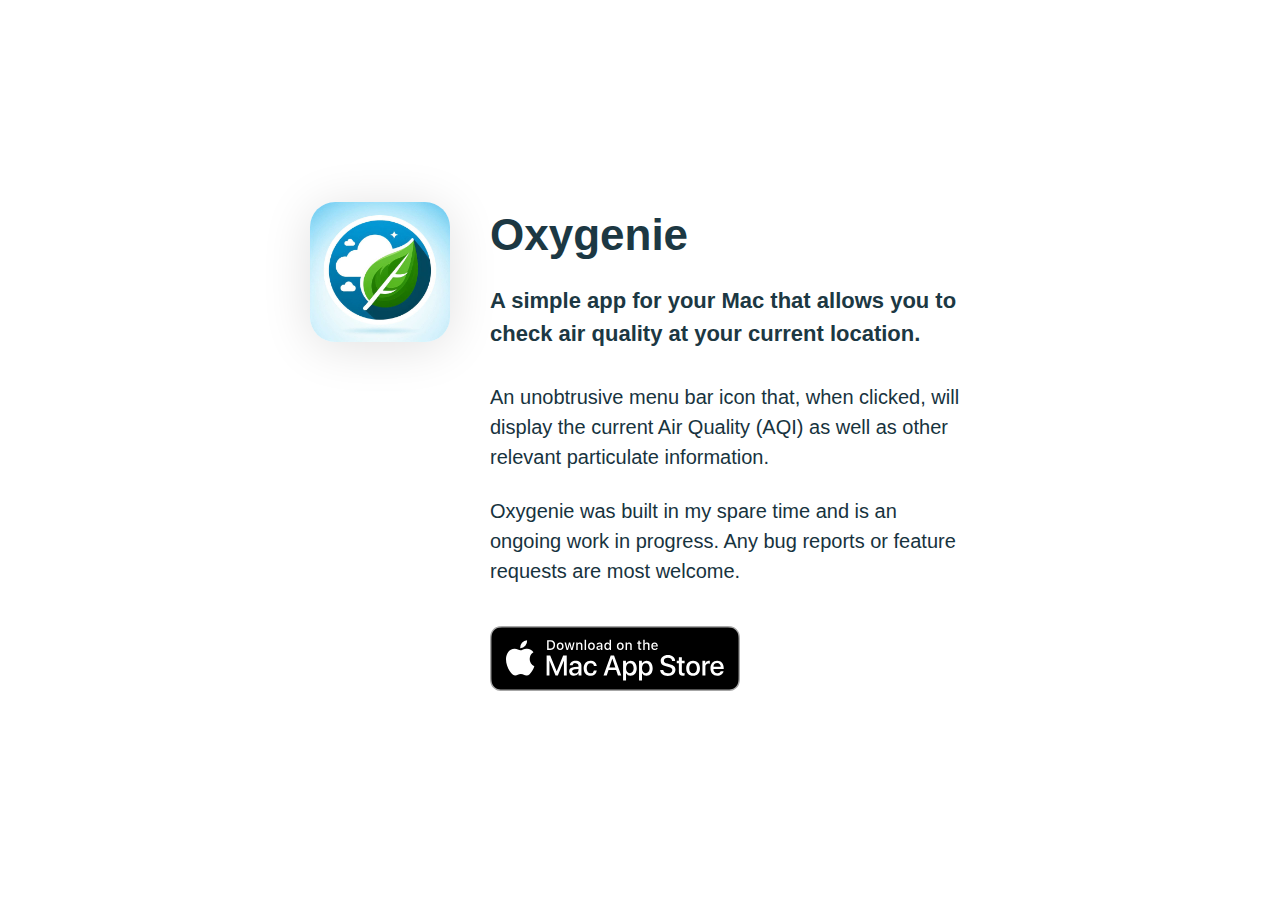
<file: site/index.html>
<!DOCTYPE html>
<html lang="en">
  <head>
    <meta charset="UTF-8" />
    <meta name="viewport" content="width=device-width, initial-scale=1.0" />
    <meta
      name="description"
      content="A simple app for your Mac that allows you to check air quality at your current location."
    />
    <meta name="author" content="Rory Flint" />
    <!-- Open Graph / Facebook -->
    <meta property="og:type" content="website" />
    <meta property="og:url" content="https://oxygenie.netlify.app/" />
    <meta property="og:title" content="Oxygenie for Mac" />
    <meta
      property="og:description"
      content="A simple app for your Mac that allows you to check air quality at your current location."
    />
    <meta
      property="og:image"
      content="https://oxygenie.netlify.app/assets/og.png"
    />

    <!-- Twitter -->
    <meta name="twitter:card" content="summary_large_image" />
    <meta name="twitter:url" content="https://oxygenie.netlify.app/" />
    <meta name="twitter:title" content="Oxygenie for Mac" />
    <meta
      name="twitter:description"
      content="A simple app for your Mac that allows you to check air quality at your current location."
    />
    <meta
      name="twitter:image"
      content="https://oxygenie.netlify.app/assets/og.png"
    />

    <!-- LinkedIn -->
    <meta property="og:site_name" content="Oxygenie for Mac" />
    <title>Oxygenie - Check Air Quality on Your Mac</title>
    <link rel="stylesheet" href="styles.css" />
    <link rel="icon" href="assets/favicon.png" type="image/png" />
  </head>
  <body>
    <main id="content" role="main">
      <div class="container">
        <div class="image-container">
          <img src="assets/icon_256x256.png" alt="Oxygenie" id="icon" />
        </div>
        <div class="content-container">
          <h1>Oxygenie</h1>
          <h2>
            A simple app for your Mac that allows you to check air quality at
            your current location.
          </h2>
          <section class="app-description">
            <p>
              An unobtrusive menu bar icon that, when clicked, will display the
              current Air Quality (AQI) as well as other relevant particulate
              information.
            </p>
            <p>
              Oxygenie was built in my spare time and is an ongoing work in
              progress. Any bug reports or feature requests are most welcome.
            </p>
          </section>
          <a
            href="https://apps.apple.com/app/oxygenie/id6593689933"
            class="app-store-button"
            target="_blank"
            rel="noopener noreferrer"
          >
            <img
              src="assets/download.svg"
              alt="Download on Mac App Store"
              id="download"
            />
          </a>
        </div>
      </div>
    </main>
  </body>
</html>
</file>
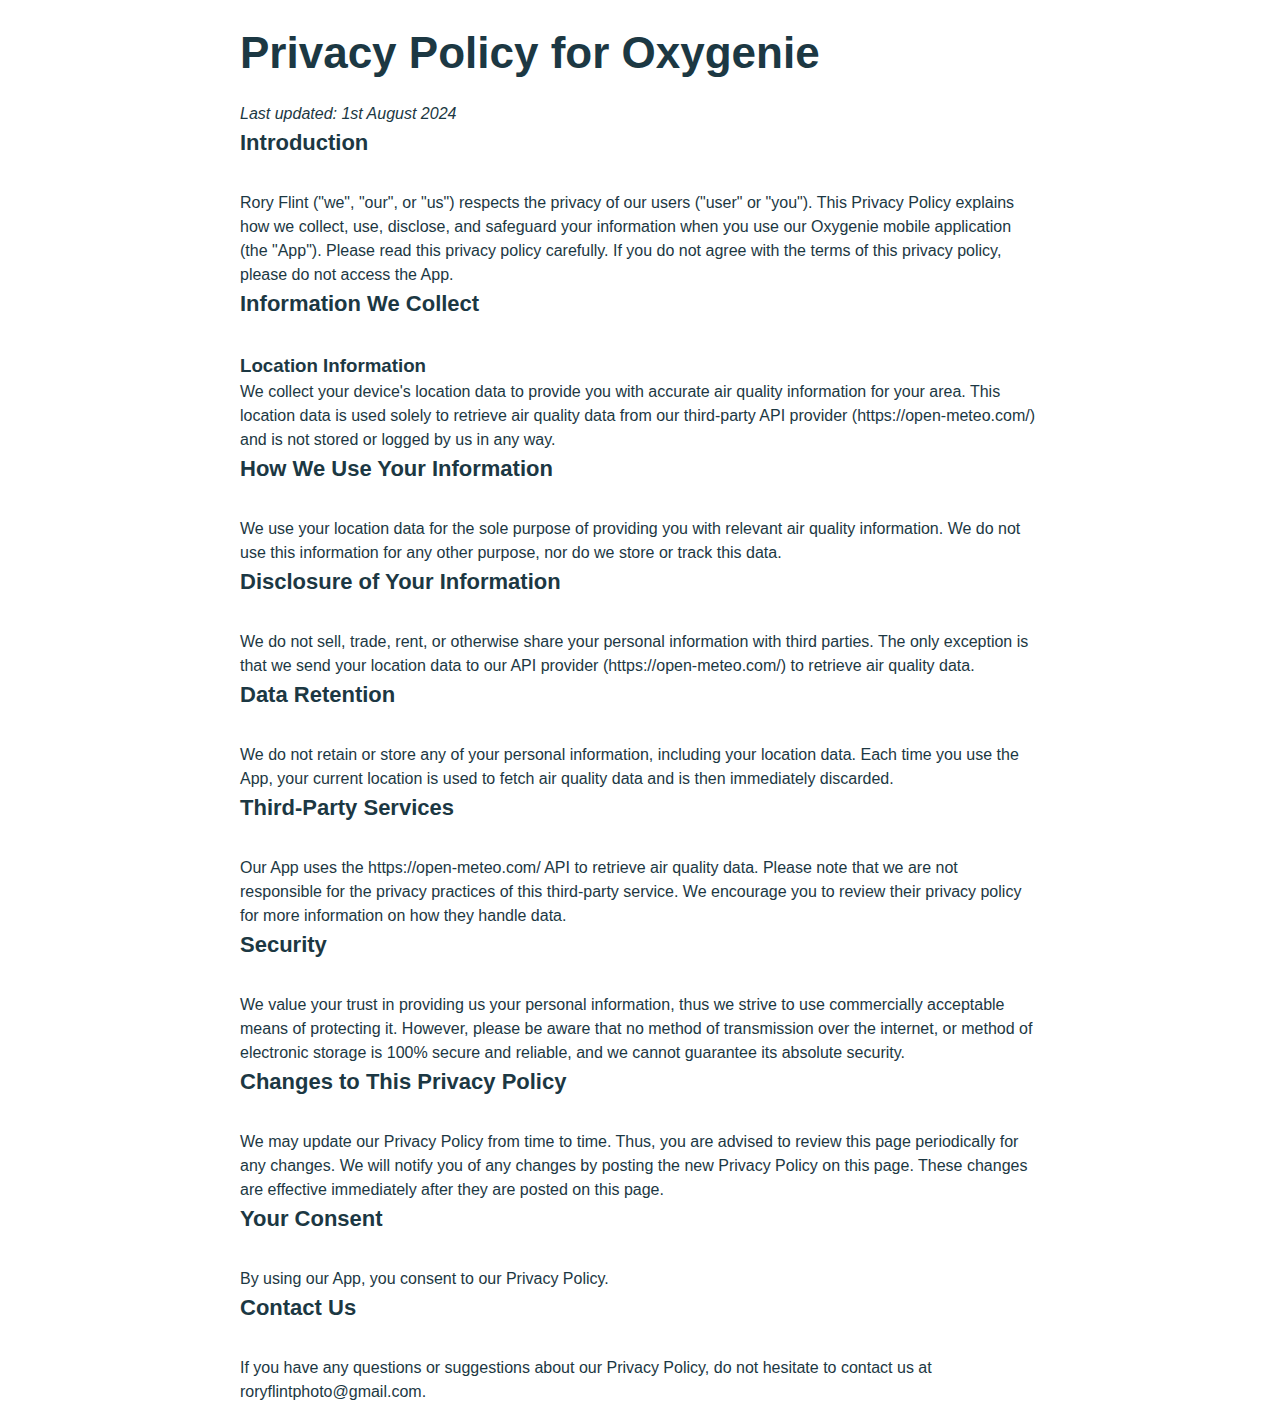
<file: site/privacy.html>
<!DOCTYPE html>
<html lang="en">
  <head>
    <meta charset="UTF-8" />
    <meta name="viewport" content="width=device-width, initial-scale=1.0" />
    <link rel="stylesheet" href="styles.css" />
    <link rel="icon" href="assets/favicon.png" type="image/png" />
    <title>Privacy Policy - Oxygenie</title>
  </head>
  <body>
    <div id="privacy">
      <div id="privacy-container">
        <h1>Privacy Policy for Oxygenie</h1>
        <p><em>Last updated: 1st August 2024</em></p>

        <h2>Introduction</h2>
        <p>
          Rory Flint ("we", "our", or "us") respects the privacy of our users
          ("user" or "you"). This Privacy Policy explains how we collect, use,
          disclose, and safeguard your information when you use our Oxygenie
          mobile application (the "App"). Please read this privacy policy
          carefully. If you do not agree with the terms of this privacy policy,
          please do not access the App.
        </p>

        <h2>Information We Collect</h2>
        <h3>Location Information</h3>
        <p>
          We collect your device's location data to provide you with accurate
          air quality information for your area. This location data is used
          solely to retrieve air quality data from our third-party API provider
          (https://open-meteo.com/) and is not stored or logged by us in any
          way.
        </p>

        <h2>How We Use Your Information</h2>
        <p>
          We use your location data for the sole purpose of providing you with
          relevant air quality information. We do not use this information for
          any other purpose, nor do we store or track this data.
        </p>

        <h2>Disclosure of Your Information</h2>
        <p>
          We do not sell, trade, rent, or otherwise share your personal
          information with third parties. The only exception is that we send
          your location data to our API provider (https://open-meteo.com/) to
          retrieve air quality data.
        </p>

        <h2>Data Retention</h2>
        <p>
          We do not retain or store any of your personal information, including
          your location data. Each time you use the App, your current location
          is used to fetch air quality data and is then immediately discarded.
        </p>

        <h2>Third-Party Services</h2>
        <p>
          Our App uses the https://open-meteo.com/ API to retrieve air quality
          data. Please note that we are not responsible for the privacy
          practices of this third-party service. We encourage you to review
          their privacy policy for more information on how they handle data.
        </p>

        <h2>Security</h2>
        <p>
          We value your trust in providing us your personal information, thus we
          strive to use commercially acceptable means of protecting it. However,
          please be aware that no method of transmission over the internet, or
          method of electronic storage is 100% secure and reliable, and we
          cannot guarantee its absolute security.
        </p>

        <h2>Changes to This Privacy Policy</h2>
        <p>
          We may update our Privacy Policy from time to time. Thus, you are
          advised to review this page periodically for any changes. We will
          notify you of any changes by posting the new Privacy Policy on this
          page. These changes are effective immediately after they are posted on
          this page.
        </p>

        <h2>Your Consent</h2>
        <p>By using our App, you consent to our Privacy Policy.</p>

        <h2>Contact Us</h2>
        <p>
          If you have any questions or suggestions about our Privacy Policy, do
          not hesitate to contact us at roryflintphoto@gmail.com.
        </p>
      </div>
    </div>
  </body>
</html>
</file>
<file: site/styles.css>
/* Reset styles */
* {
  margin: 0;
  padding: 0;
  box-sizing: border-box;
}

body {
  font-family: -apple-system, "Helvetica Neue", Helvetica, Arial, sans-serif;
  color: #1c3843;
  line-height: 1.5;
  background-image: linear-gradient(
    rgba(255, 255, 255, 0) 0px,
    rgb(255, 255, 255)
  );
  background-attachment: fixed;
  min-height: 100vh;
  display: flex;
  justify-content: center;
  align-items: center;
  padding: 20px;
}

.container {
  max-width: 1200px;
  width: 100%;
  display: flex;
  flex-wrap: wrap;
  justify-content: center;
  align-items: flex-start;
  gap: 40px;
}

.image-container {
  flex: 0 0 140px;
}

#icon {
  width: 140px;
  height: 140px;
  border-radius: 25px;
  box-shadow: 0px 5px 50px #e1e0e0;
}

.content-container {
  flex: 1 1 480px;
  max-width: 480px;
}

h1 {
  font-size: 2.75rem;
  font-weight: 800;
  margin-bottom: 1rem;
}

h2 {
  font-size: 1.375rem;
  font-weight: 700;
  margin-bottom: 2rem;
}

.app-description p {
  font-size: 1.25rem;
  margin-bottom: 1.5rem;
  color: rgb(23, 51, 62);
  font-weight: 400;
}

.app-store-button {
  display: inline-block;
  margin-top: 1rem;
}

#download {
  width: 250px;
  max-width: 100%;
  height: auto;
  transition: box-shadow 0.3s ease-in-out;
}
#download:hover {
  box-shadow: 0 1px 4px 0 rgba(0, 0, 0, 0.2), 0 16px 8px -8px rgba(0, 0, 0, 0.1);
  transition: box-shadow 0.3s ease-in-out;
}

@media (max-width: 768px) {
  .container {
    flex-direction: column;
    align-items: center;
    text-align: center;
  }

  .image-container {
    margin-bottom: 20px;
  }

  h1 {
    font-size: 2.25rem;
  }

  h2 {
    font-size: 1.25rem;
  }

  .app-description p {
    font-size: 1.125rem;
  }
}

@media (max-width: 480px) {
  h1 {
    font-size: 2rem;
  }

  h2 {
    font-size: 1.125rem;
  }

  .app-description p {
    font-size: 1rem;
  }
}
#privacy {
  max-width: 800px;
}
</file>
